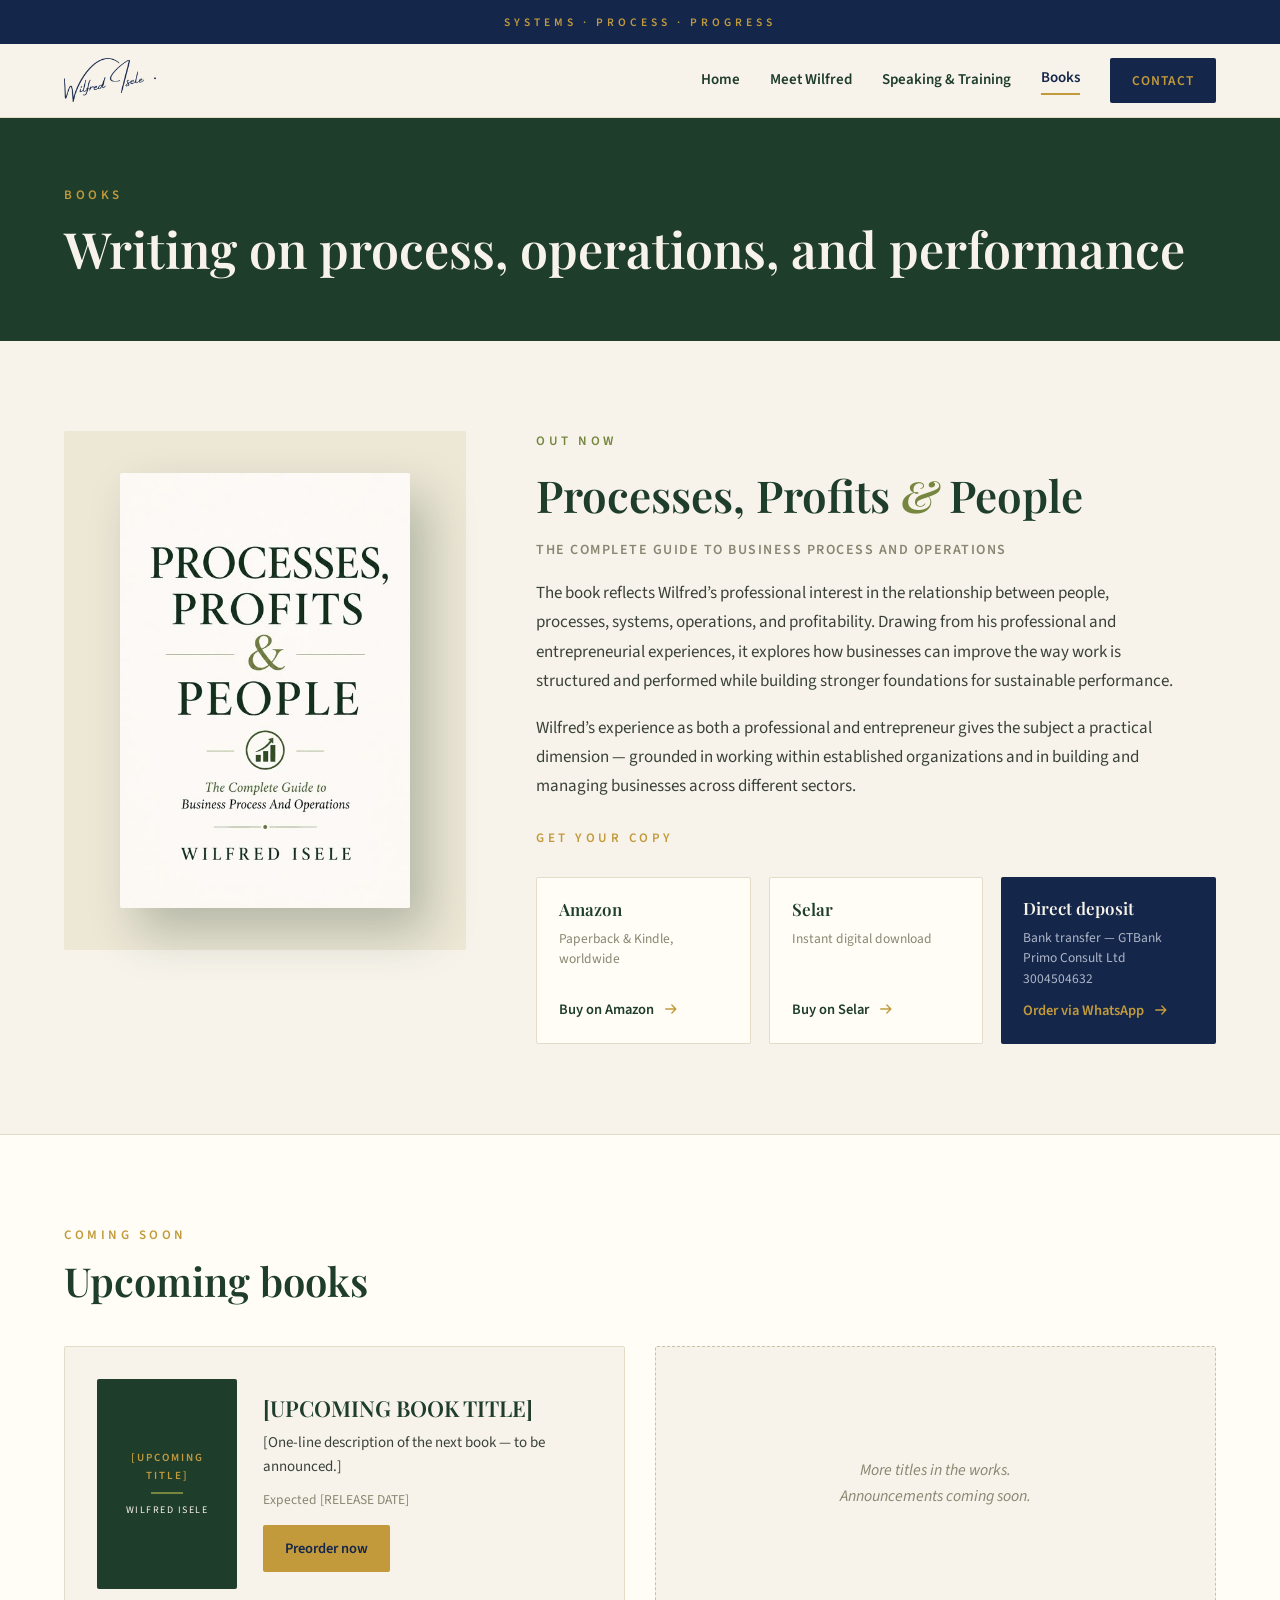
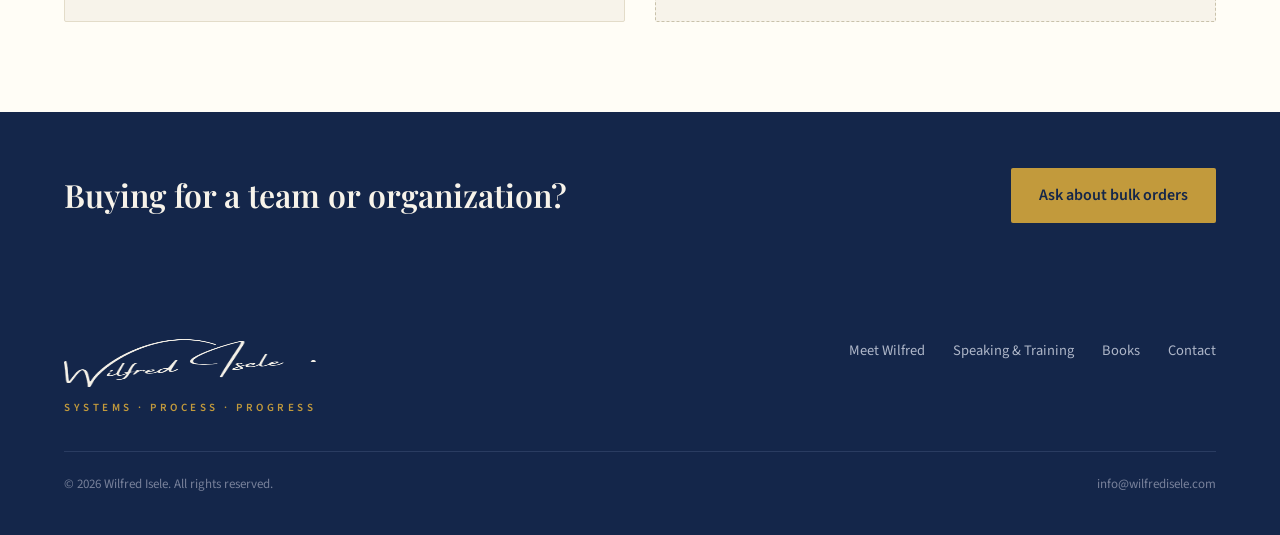
<file: books.html>
<!doctype html>
<html lang="en">
<head>
  <meta charset="utf-8">
  <meta name="viewport" content="width=device-width, initial-scale=1">
  <title>Books — Wilfred Isele</title>
  <meta name="description" content="Processes, Profits & People — The Complete Guide to Business Process and Operations, by Wilfred Isele. Available on Amazon, Selar, and by direct deposit.">
  <link rel="preconnect" href="https://fonts.googleapis.com">
  <link rel="preconnect" href="https://fonts.gstatic.com" crossorigin>
  <link rel="stylesheet" href="https://fonts.googleapis.com/css2?family=Playfair+Display:ital,wght@0,400;0,500;0,600;0,700;1,400;1,500&family=Source+Sans+3:ital,wght@0,400;0,600;1,400&display=swap">
  <link rel="stylesheet" href="css/style.css">
</head>
<body>

  <!-- Brand strip -->
  <div class="brand-strip"><span>SYSTEMS &middot; PROCESS &middot; PROGRESS</span></div>

  <!-- Header -->
  <header class="site-header">
    <div class="container">
      <a class="logo" href="index.html" aria-label="Wilfred Isele — home">
        <img src="images/signature-navy.png" alt="Wilfred Isele">
      </a>
      <button class="nav-toggle" aria-label="Open menu" aria-expanded="false">
        <span></span><span></span><span></span>
      </button>
      <nav class="site-nav" aria-label="Main navigation">
        <a href="index.html">Home</a>
        <a href="index.html#meet">Meet Wilfred</a>
        <a href="index.html#speaking">Speaking &amp; Training</a>
        <a href="books.html" class="active">Books</a>
        <a href="index.html#contact" class="nav-cta">Contact</a>
      </nav>
    </div>
  </header>

  <!-- Page banner -->
  <section class="page-banner">
    <div class="container">
      <span class="overline">Books</span>
      <h1>Writing on process, operations, and performance</h1>
    </div>
  </section>

  <!-- Current book -->
  <section class="section">
    <div class="container">
      <div class="book-detail">
        <div class="book-detail__cover">
          <img src="images/cover.jpg" alt="Processes, Profits and People book cover">
        </div>
        <div class="book-detail__body">
          <span class="overline overline--olive">Out Now</span>
          <h2>Processes, Profits <span class="amp" style="color:#77863F;font-style:italic">&amp;</span> People</h2>
          <div class="book-subtitle">The Complete Guide to Business Process and Operations</div>
          <p>The book reflects Wilfred&rsquo;s professional interest in the relationship between people, processes, systems, operations, and profitability. Drawing from his professional and entrepreneurial experiences, it explores how businesses can improve the way work is structured and performed while building stronger foundations for sustainable performance.</p>
          <p>Wilfred&rsquo;s experience as both a professional and entrepreneur gives the subject a practical dimension &mdash; grounded in working within established organizations and in building and managing businesses across different sectors.</p>
          <span class="overline" style="margin-top:8px">Get Your Copy</span>
          <div class="buy-grid">
            <div class="buy-card">
              <h3>Amazon</h3>
              <p>Paperback &amp; Kindle, worldwide</p>
              <a class="arrow-link" href="#">Buy on Amazon
                <svg width="14" height="14" viewBox="0 0 16 16" fill="none" aria-hidden="true"><path d="M2 8h11M9 3.5 13.5 8 9 12.5" stroke="#C29A3C" stroke-width="1.6" stroke-linecap="round" stroke-linejoin="round"/></svg>
              </a>
            </div>
            <div class="buy-card">
              <h3>Selar</h3>
              <p>Instant digital download</p>
              <a class="arrow-link" href="#">Buy on Selar
                <svg width="14" height="14" viewBox="0 0 16 16" fill="none" aria-hidden="true"><path d="M2 8h11M9 3.5 13.5 8 9 12.5" stroke="#C29A3C" stroke-width="1.6" stroke-linecap="round" stroke-linejoin="round"/></svg>
              </a>
            </div>
            <div class="buy-card buy-card--navy">
              <h3>Direct deposit</h3>
              <p>Bank transfer &mdash; GTBank<br>Primo Consult Ltd<br>3004504632</p>
              <a class="arrow-link" href="https://wa.me/2349160361494" target="_blank" rel="noopener">Order via WhatsApp
                <svg width="14" height="14" viewBox="0 0 16 16" fill="none" aria-hidden="true"><path d="M2 8h11M9 3.5 13.5 8 9 12.5" stroke="#C29A3C" stroke-width="1.6" stroke-linecap="round" stroke-linejoin="round"/></svg>
              </a>
            </div>
          </div>
        </div>
      </div>
    </div>
  </section>

  <!-- Upcoming books -->
  <section class="section section--tint">
    <div class="container">
      <div class="section-head">
        <span class="overline">Coming Soon</span>
        <h2>Upcoming books</h2>
      </div>
      <div class="upcoming-grid">
        <div class="upcoming-card">
          <div class="upcoming-card__cover">
            <span class="t">[UPCOMING TITLE]</span>
            <span class="rule"></span>
            <span class="a">WILFRED ISELE</span>
          </div>
          <div class="upcoming-card__body">
            <h3>[UPCOMING BOOK TITLE]</h3>
            <p>[One-line description of the next book &mdash; to be announced.]</p>
            <span class="date">Expected [RELEASE DATE]</span>
            <a class="btn btn--gold" href="#">Preorder now</a>
          </div>
        </div>
        <div class="upcoming-card upcoming-card--empty">
          <p>More titles in the works.<br>Announcements coming soon.</p>
        </div>
      </div>
    </div>
  </section>

  <!-- CTA band -->
  <section class="cta-band">
    <div class="container">
      <h2>Buying for a team or organization?</h2>
      <a class="btn btn--gold" href="index.html#contact">Ask about bulk orders</a>
    </div>
  </section>

  <!-- Footer -->
  <footer class="site-footer">
    <div class="container">
      <div class="site-footer__top">
        <div class="site-footer__brand">
          <img src="images/signature-cream.png" alt="Wilfred Isele">
          <span>SYSTEMS &middot; PROCESS &middot; PROGRESS</span>
        </div>
        <nav class="site-footer__nav" aria-label="Footer navigation">
          <a href="index.html#meet">Meet Wilfred</a>
          <a href="index.html#speaking">Speaking &amp; Training</a>
          <a href="books.html">Books</a>
          <a href="index.html#contact">Contact</a>
        </nav>
      </div>
      <div class="site-footer__bottom">
        <span>&copy; 2026 Wilfred Isele. All rights reserved.</span>
        <span><a href="mailto:info@wilfredisele.com" style="color: #77809A">info@wilfredisele.com</a></span>
      </div>
    </div>
  </footer>

  <script src="js/main.js"></script>
</body>
</html>
</file>
<file: css/style.css>
/* ============================================
   Wilfred Isele — Site Styles
   Palette: cream/deep-green (book) + navy/gold (brand)
   ============================================ */

:root {
  --cream: #F7F3EA;
  --cream-2: #FFFDF6;
  --cream-3: #EDE7D6;
  --green: #1F3D2B;
  --olive: #77863F;
  --navy: #14264A;
  --navy-2: #2A3C61;
  --gold: #C29A3C;
  --ink: #3A4238;
  --muted: #8A8672;
  --line: #E3DCC9;
  --line-2: #DDD5BE;
  --nav-mist: #AEB6C8;
  --nav-faint: #77809A;
  --sage: #C6CDB9;
  --serif: 'Playfair Display', Georgia, serif;
  --sans: 'Source Sans 3', Georgia, sans-serif;
}

* { box-sizing: border-box; margin: 0; padding: 0; }

html { scroll-behavior: smooth; }

body {
  font-family: var(--sans);
  color: var(--ink);
  background: var(--cream);
  line-height: 1.6;
}

img { max-width: 100%; display: block; }

a { color: var(--green); text-decoration: none; transition: color 0.2s ease; }
a:hover { color: var(--gold); }

.container {
  max-width: 1200px;
  margin: 0 auto;
  padding: 0 24px;
}

/* ---------- shared bits ---------- */

.overline {
  color: var(--gold);
  font-size: 13px;
  letter-spacing: 3.5px;
  font-weight: 600;
  text-transform: uppercase;
}

.overline--olive { color: var(--olive); }

h1, h2, h3 { font-family: var(--serif); color: var(--green); font-weight: 600; line-height: 1.15; }

h2 { font-size: clamp(28px, 4vw, 40px); }
h3 { font-size: clamp(20px, 2.5vw, 23px); }

.btn {
  display: inline-flex;
  align-items: center;
  gap: 10px;
  font-size: 16px;
  font-weight: 600;
  padding: 15px 28px;
  border-radius: 2px;
  transition: transform 0.15s ease, opacity 0.2s ease;
}
.btn:hover { transform: translateY(-2px); opacity: 0.92; }
.btn svg { flex-shrink: 0; }

.btn--gold { background: var(--gold); color: var(--navy); }
.btn--gold:hover { color: var(--navy); }
.btn--green { background: var(--green); color: var(--cream); }
.btn--green:hover { color: var(--cream); }
.btn--outline-light { border: 1.5px solid var(--cream); color: var(--cream); }
.btn--outline-light:hover { color: var(--cream); }
.btn--outline-green { border: 1.5px solid var(--green); color: var(--green); }

.arrow-link {
  display: inline-flex;
  align-items: center;
  gap: 10px;
  font-size: 16px;
  font-weight: 600;
}

/* ---------- brand strip ---------- */

.brand-strip {
  background: var(--navy);
  text-align: center;
  padding: 9px 16px;
}
.brand-strip span {
  color: var(--gold);
  font-size: 11.5px;
  letter-spacing: 4px;
  font-weight: 600;
}

/* ---------- header ---------- */

.site-header {
  background: var(--cream);
  border-bottom: 1px solid var(--line);
  position: sticky;
  top: 0;
  z-index: 50;
}

.site-header .container {
  display: flex;
  justify-content: space-between;
  align-items: center;
  padding-top: 14px;
  padding-bottom: 14px;
}

.logo img { height: 44px; width: auto; }

.site-nav {
  display: flex;
  align-items: center;
  gap: 30px;
}

.site-nav a {
  font-size: 15px;
  font-weight: 600;
  color: var(--green);
}

.site-nav a.active {
  color: var(--navy);
  border-bottom: 2px solid var(--gold);
  padding-bottom: 3px;
}

.site-nav .nav-cta {
  background: var(--navy);
  color: var(--gold);
  font-size: 13.5px;
  letter-spacing: 1px;
  padding: 12px 22px;
  border-radius: 2px;
  text-transform: uppercase;
  border-bottom: none;
}
.site-nav .nav-cta:hover { color: var(--gold); opacity: 0.9; }

.nav-toggle {
  display: none;
  background: none;
  border: none;
  cursor: pointer;
  padding: 8px;
}
.nav-toggle span {
  display: block;
  width: 26px;
  height: 2.5px;
  background: var(--navy);
  margin: 5px 0;
  border-radius: 2px;
  transition: transform 0.25s ease, opacity 0.25s ease;
}

/* ---------- hero ---------- */

.hero {
  position: relative;
  min-height: 620px;
  display: flex;
  align-items: center;
  overflow: hidden;
}

.hero__bg {
  position: absolute;
  inset: 0;
  width: 100%;
  height: 100%;
  object-fit: cover;
  object-position: center 20%;
}

.hero__scrim {
  position: absolute;
  inset: 0;
  background: linear-gradient(100deg, rgba(20, 38, 74, 0.93) 0%, rgba(20, 38, 74, 0.74) 45%, rgba(20, 38, 74, 0.25) 100%);
}

.hero__content {
  position: relative;
  max-width: 700px;
  padding: 90px 24px;
  margin-left: max(24px, calc((100vw - 1200px) / 2));
  display: flex;
  flex-direction: column;
  gap: 24px;
}

.hero h1 {
  color: var(--cream);
  font-size: clamp(36px, 5.5vw, 58px);
  line-height: 1.12;
}

.hero__lede {
  font-size: clamp(16px, 2vw, 18.5px);
  line-height: 1.65;
  color: #D8DCE6;
  max-width: 540px;
}

.hero__ctas {
  display: flex;
  flex-wrap: wrap;
  gap: 16px;
  margin-top: 8px;
}

/* ---------- sections ---------- */

.section { padding: 90px 0; }
.section--tint { background: var(--cream-2); border-top: 1px solid var(--line); }
.section--green { background: var(--green); }
.section--navy { background: var(--navy); }

.section-head {
  display: flex;
  flex-direction: column;
  gap: 12px;
  margin-bottom: 42px;
}

/* ---------- meet ---------- */

.meet {
  display: grid;
  grid-template-columns: 360px 1fr;
  gap: 70px;
  align-items: start;
}

.meet__photo img {
  width: 100%;
  border-radius: 2px;
  box-shadow: 14px 18px 40px rgba(31, 61, 43, 0.22);
}

.meet__caption {
  margin-top: 14px;
  font-size: 13px;
  color: var(--olive);
  letter-spacing: 2px;
  font-weight: 600;
  text-align: center;
  text-transform: uppercase;
}

.meet__body { display: flex; flex-direction: column; gap: 20px; }
.meet__body p { font-size: 17px; line-height: 1.72; }
.meet__body strong { color: var(--green); }

/* ---------- speaking ---------- */

.section--green .overline { color: var(--gold); }
.section--green h2 { color: var(--cream); }

.speak-intro {
  display: grid;
  grid-template-columns: 1fr 1fr;
  gap: 70px;
  align-items: center;
  margin-bottom: 52px;
}

.speak-intro img {
  width: 100%;
  aspect-ratio: 46 / 33;
  object-fit: cover;
  object-position: 30% center;
  border-radius: 2px;
  box-shadow: 14px 18px 40px rgba(0, 0, 0, 0.3);
}

.speak-intro__body { display: flex; flex-direction: column; gap: 18px; }
.speak-intro__body p { color: var(--sage); font-size: 17px; line-height: 1.7; }

.formats {
  display: grid;
  grid-template-columns: repeat(3, minmax(0, 1fr));
  gap: 26px;
}

.format-card {
  background: rgba(247, 243, 234, 0.06);
  border: 1px solid rgba(247, 243, 234, 0.18);
  border-radius: 2px;
  padding: 30px;
  display: flex;
  flex-direction: column;
  gap: 12px;
}

.format-card h3 { color: var(--cream); }
.format-card p { font-size: 15px; line-height: 1.6; color: var(--sage); }

/* ---------- gallery ---------- */

.gallery-grid {
  display: grid;
  grid-template-columns: repeat(4, minmax(0, 1fr));
  grid-auto-rows: 240px;
  gap: 18px;
}

.gallery-grid a {
  display: block;
  overflow: hidden;
  border-radius: 2px;
}

.gallery-grid a.tall { grid-row: span 2; }

.gallery-grid img {
  width: 100%;
  height: 100%;
  object-fit: cover;
  transition: transform 0.35s ease;
}

.gallery-grid a:hover img { transform: scale(1.04); }

/* lightbox */
.lightbox {
  position: fixed;
  inset: 0;
  background: rgba(10, 18, 36, 0.92);
  display: none;
  align-items: center;
  justify-content: center;
  z-index: 100;
  padding: 4vh 4vw;
}
.lightbox.open { display: flex; }
.lightbox img {
  max-width: 100%;
  max-height: 100%;
  border-radius: 2px;
  box-shadow: 0 20px 60px rgba(0, 0, 0, 0.5);
}
.lightbox__close {
  position: absolute;
  top: 20px;
  right: 26px;
  background: none;
  border: none;
  color: var(--cream);
  font-size: 34px;
  line-height: 1;
  cursor: pointer;
}

/* ---------- featured book ---------- */

.book-feature {
  display: grid;
  grid-template-columns: auto 1fr;
  gap: 70px;
  align-items: center;
}

.book-feature__cover {
  background: var(--cream-3);
  padding: 40px 52px;
  border-radius: 2px;
}

.book-feature__cover img {
  width: 270px;
  box-shadow: 18px 24px 48px rgba(31, 61, 43, 0.28);
  border-radius: 2px;
}

.book-feature__body { display: flex; flex-direction: column; gap: 18px; }

.book-feature h2 .amp { color: var(--olive); font-style: italic; }

.book-subtitle {
  font-size: 14px;
  color: var(--muted);
  letter-spacing: 1.5px;
  font-weight: 600;
  text-transform: uppercase;
}

.book-feature__body > p { font-size: 17px; line-height: 1.72; max-width: 620px; }

.book-feature__ctas {
  display: flex;
  flex-wrap: wrap;
  align-items: center;
  gap: 16px;
  margin-top: 6px;
}

/* ---------- contact ---------- */

.contact {
  display: grid;
  grid-template-columns: 380px 1fr;
  gap: 70px;
  align-items: start;
}

.contact__info { display: flex; flex-direction: column; gap: 24px; }
.contact__info > p { font-size: 16.5px; line-height: 1.7; }

.contact__rows { display: flex; flex-direction: column; gap: 16px; }

.contact__row {
  display: flex;
  align-items: center;
  gap: 14px;
  font-size: 16px;
  font-weight: 600;
  color: var(--green);
}
.contact__row svg { flex-shrink: 0; }

.socials {
  display: flex;
  gap: 14px;
  border-top: 1px solid var(--line);
  padding-top: 22px;
}

.socials a {
  width: 42px;
  height: 42px;
  border: 1px solid #C9C2AB;
  border-radius: 2px;
  display: flex;
  align-items: center;
  justify-content: center;
  transition: border-color 0.2s ease;
}
.socials a:hover { border-color: var(--gold); }

.contact-form {
  background: var(--cream-2);
  border: 1px solid var(--line);
  border-radius: 2px;
  padding: 40px;
  display: flex;
  flex-direction: column;
  gap: 20px;
}

.form-row {
  display: grid;
  grid-template-columns: repeat(2, minmax(0, 1fr));
  gap: 20px;
}

.field { display: flex; flex-direction: column; gap: 8px; }

.field label { font-size: 14px; font-weight: 600; color: var(--green); }

.field input,
.field select,
.field textarea {
  font-family: var(--sans);
  font-size: 15.5px;
  color: var(--ink);
  background: var(--cream);
  border: 1px solid var(--line-2);
  border-radius: 2px;
  padding: 13px 15px;
  width: 100%;
}

.field textarea { min-height: 130px; resize: vertical; }

.field input:focus,
.field select:focus,
.field textarea:focus {
  outline: 2px solid var(--gold);
  outline-offset: 1px;
}

.contact-form .btn { align-self: flex-start; border: none; cursor: pointer; font-family: var(--sans); }

/* ---------- footer ---------- */

.site-footer { background: var(--navy); padding: 60px 0 40px; }

.site-footer__top {
  display: flex;
  justify-content: space-between;
  align-items: flex-start;
  gap: 30px;
  flex-wrap: wrap;
}

.site-footer__brand { display: flex; flex-direction: column; gap: 12px; }
.site-footer__brand img { height: 48px; width: auto; }
.site-footer__brand span {
  color: var(--gold);
  font-size: 11px;
  letter-spacing: 3.5px;
  font-weight: 600;
}

.site-footer__nav { display: flex; flex-wrap: wrap; gap: 28px; }
.site-footer__nav a { color: var(--nav-mist); font-size: 14.5px; }
.site-footer__nav a:hover { color: var(--gold); }

.site-footer__bottom {
  border-top: 1px solid var(--navy-2);
  margin-top: 34px;
  padding-top: 22px;
  display: flex;
  justify-content: space-between;
  gap: 12px;
  flex-wrap: wrap;
}
.site-footer__bottom span { color: var(--nav-faint); font-size: 13px; }

/* ---------- books page ---------- */

.page-banner { background: var(--green); padding: 64px 0; }
.page-banner .overline { color: var(--gold); }
.page-banner h1 {
  color: var(--cream);
  font-size: clamp(32px, 4.5vw, 50px);
  margin-top: 12px;
}

.book-detail {
  display: grid;
  grid-template-columns: auto 1fr;
  gap: 70px;
  align-items: start;
}

.book-detail__cover {
  background: var(--cream-3);
  padding: 42px 56px;
  border-radius: 2px;
}
.book-detail__cover img {
  width: 290px;
  box-shadow: 18px 24px 48px rgba(31, 61, 43, 0.28);
  border-radius: 2px;
}

.book-detail__body { display: flex; flex-direction: column; gap: 18px; }
.book-detail__body h2 { font-size: clamp(30px, 4vw, 44px); }
.book-detail__body > p { font-size: 17px; line-height: 1.72; max-width: 640px; }

.buy-grid {
  display: grid;
  grid-template-columns: repeat(3, minmax(0, 1fr));
  gap: 18px;
  margin-top: 10px;
  max-width: 720px;
}

.buy-card {
  background: var(--cream-2);
  border: 1px solid var(--line);
  border-radius: 2px;
  padding: 22px;
  display: flex;
  flex-direction: column;
  gap: 10px;
}

.buy-card h3 { font-size: 17px; }
.buy-card p { font-size: 13.5px; color: var(--muted); line-height: 1.5; }
.buy-card .arrow-link { font-size: 14.5px; margin-top: auto; }

.buy-card--navy { background: var(--navy); border: none; }
.buy-card--navy h3 { color: var(--cream); }
.buy-card--navy p { color: var(--nav-mist); }
.buy-card--navy .arrow-link { color: var(--gold); }

.upcoming-grid {
  display: grid;
  grid-template-columns: repeat(2, minmax(0, 1fr));
  gap: 30px;
}

.upcoming-card {
  background: var(--cream);
  border: 1px solid var(--line);
  border-radius: 2px;
  padding: 32px;
  display: flex;
  gap: 26px;
  align-items: center;
}

.upcoming-card__cover {
  width: 140px;
  height: 210px;
  flex-shrink: 0;
  background: var(--green);
  border-radius: 2px;
  display: flex;
  flex-direction: column;
  justify-content: center;
  align-items: center;
  gap: 8px;
  text-align: center;
  padding: 0 12px;
}
.upcoming-card__cover .t { color: var(--gold); font-size: 11px; letter-spacing: 2px; font-weight: 600; }
.upcoming-card__cover .rule { width: 32px; height: 2px; background: var(--olive); }
.upcoming-card__cover .a { color: var(--cream); font-size: 10px; letter-spacing: 1.5px; }

.upcoming-card__body { display: flex; flex-direction: column; gap: 10px; }
.upcoming-card__body h3 { font-size: 22px; }
.upcoming-card__body p { font-size: 15px; line-height: 1.6; }
.upcoming-card__body .date { color: var(--muted); font-size: 13.5px; }
.upcoming-card__body .btn { padding: 12px 22px; font-size: 14.5px; align-self: flex-start; margin-top: 4px; }

.upcoming-card--empty {
  border: 1.5px dashed #C9C2AB;
  background: var(--cream);
  justify-content: center;
}
.upcoming-card--empty p {
  color: var(--muted);
  font-style: italic;
  text-align: center;
  line-height: 1.6;
}

.cta-band { background: var(--navy); padding: 56px 0; }
.cta-band .container {
  display: flex;
  justify-content: space-between;
  align-items: center;
  gap: 24px;
  flex-wrap: wrap;
}
.cta-band h2 { color: var(--cream); font-size: clamp(24px, 3.5vw, 32px); }

/* ---------- responsive ---------- */

@media (max-width: 980px) {
  .section { padding: 70px 0; }

  .meet { grid-template-columns: 1fr; gap: 44px; }
  .meet__photo { max-width: 380px; margin: 0 auto; }

  .speak-intro { grid-template-columns: 1fr; gap: 36px; }

  .formats { grid-template-columns: 1fr; }

  .gallery-grid {
    grid-template-columns: repeat(2, minmax(0, 1fr));
    grid-auto-rows: 200px;
  }

  .book-feature { grid-template-columns: 1fr; gap: 44px; }
  .book-feature__cover { justify-self: center; }

  .contact { grid-template-columns: 1fr; gap: 44px; }

  .book-detail { grid-template-columns: 1fr; gap: 44px; }
  .book-detail__cover { justify-self: center; }

  .buy-grid { grid-template-columns: 1fr; max-width: 460px; }

  .upcoming-grid { grid-template-columns: 1fr; }
}

@media (max-width: 800px) {
  .nav-toggle { display: block; }

  .site-nav {
    position: absolute;
    top: 100%;
    left: 0;
    right: 0;
    background: var(--cream);
    border-bottom: 1px solid var(--line);
    flex-direction: column;
    align-items: flex-start;
    gap: 0;
    padding: 8px 24px 20px;
    display: none;
    box-shadow: 0 14px 30px rgba(31, 61, 43, 0.12);
  }

  .site-nav.open { display: flex; }

  .site-nav a { padding: 13px 0; width: 100%; }
  .site-nav a.active { border-bottom: none; color: var(--gold); }
  .site-nav .nav-cta {
    margin-top: 10px;
    text-align: center;
    width: 100%;
  }

  .hero { min-height: 540px; }
  .hero__content { margin-left: 0; padding: 70px 24px; }
  .hero__ctas .btn { width: 100%; justify-content: center; }

  .form-row { grid-template-columns: 1fr; }

  .contact-form { padding: 28px 22px; }

  .upcoming-card { flex-direction: column; align-items: flex-start; }

  .site-footer__top { flex-direction: column; }
}

@media (max-width: 520px) {
  .gallery-grid {
    grid-template-columns: 1fr;
    grid-auto-rows: 240px;
  }
  .gallery-grid a.tall { grid-row: span 1; }

  .book-feature__cover { padding: 26px 30px; }
  .book-feature__cover img { width: 210px; }

  .book-detail__cover { padding: 26px 30px; }
  .book-detail__cover img { width: 220px; }
}
</file>
